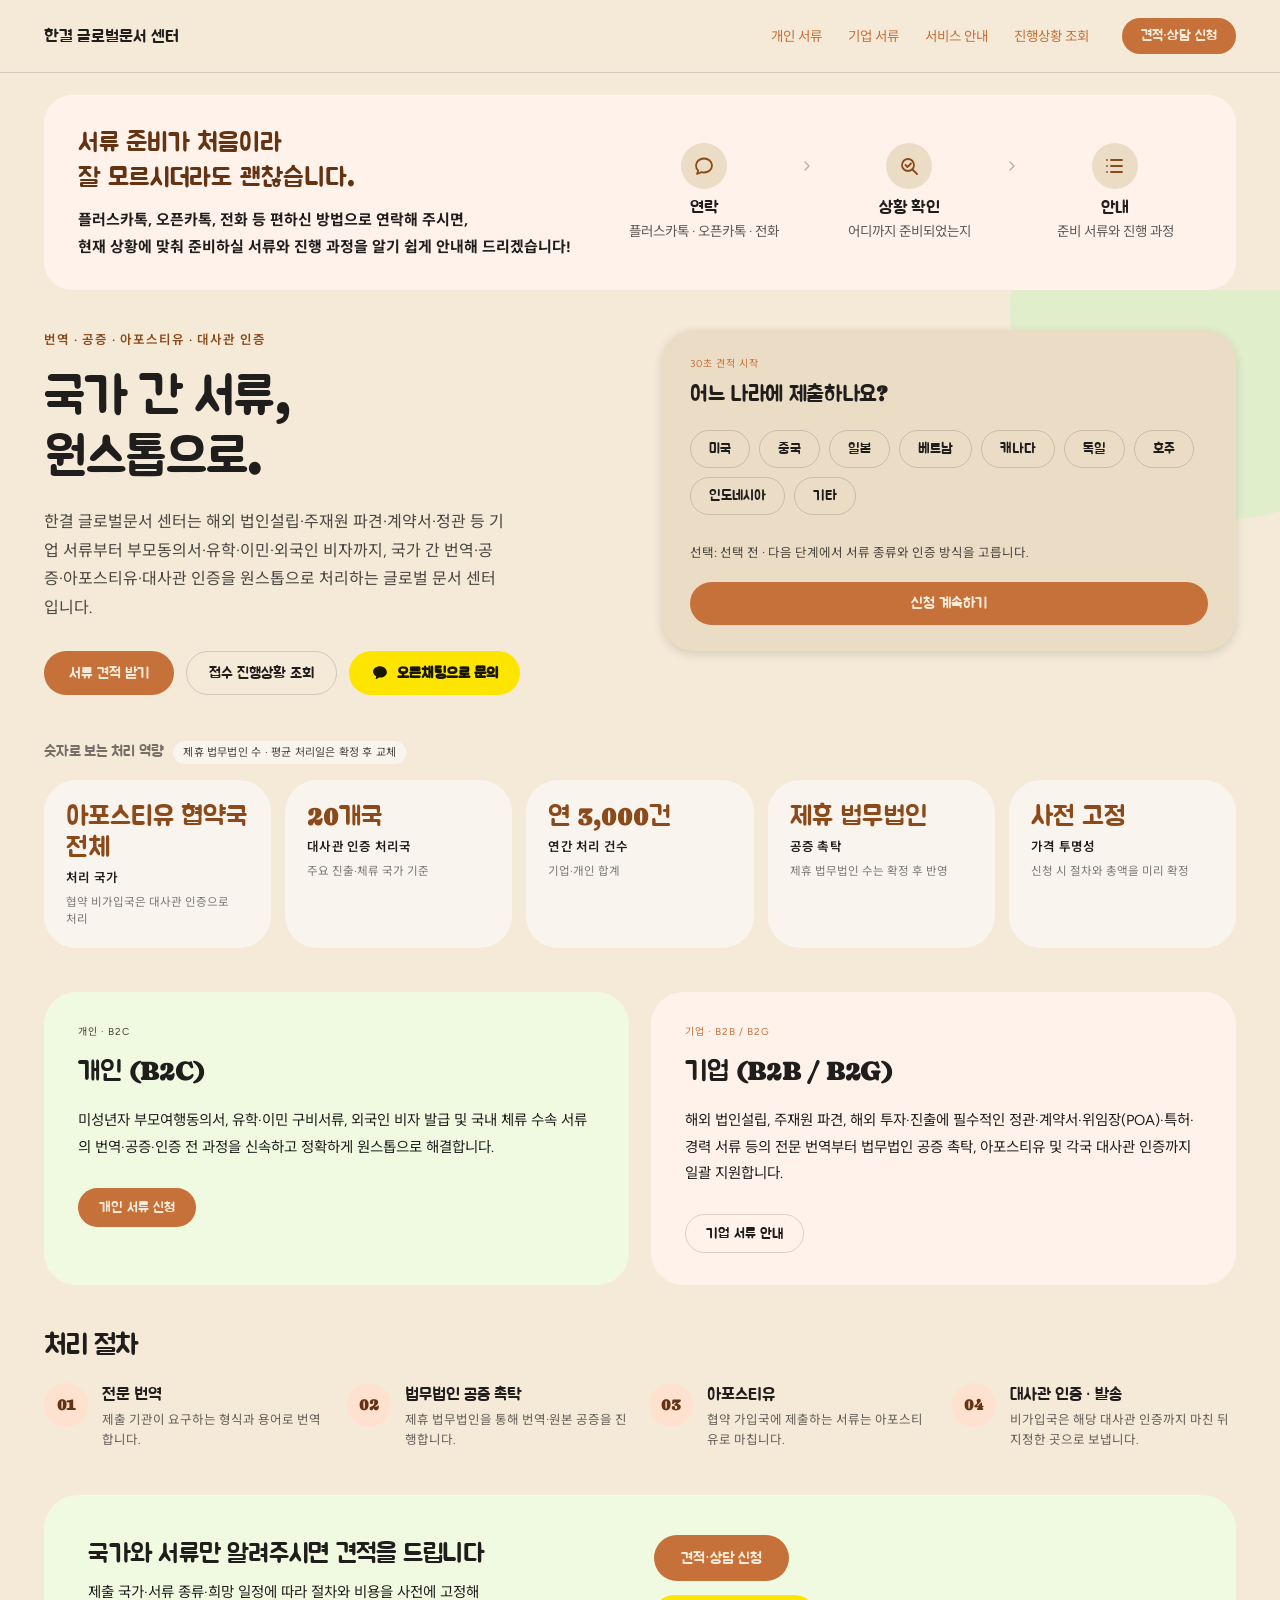
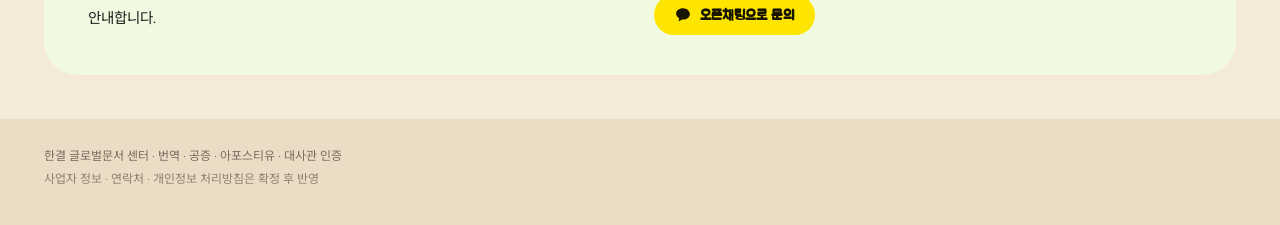
<file: docs/index.html>
<!DOCTYPE html>
<html lang="ko">
<head>
<meta charset="utf-8">
<meta name="viewport" content="width=device-width, initial-scale=1">
<title>한결 글로벌문서 센터 — 번역 · 공증 · 아포스티유 · 대사관 인증</title>
<meta name="description" content="해외 법인설립·주재원 파견·계약서·정관 등 기업 서류부터 부모동의서·유학·이민·외국인 비자까지, 국가 간 번역·공증·아포스티유·대사관 인증을 원스톱으로 처리합니다.">
<!-- 프로토타입 단계 — 검색엔진 수집 차단. 비용 표가 자리표시이고 진행상황 조회가
     예시 데이터인 상태로 검색 결과에 노출되면 안 된다.
     실데이터로 전환하고 문구를 확정한 뒤 이 두 줄을 지운다. -->
<meta name="robots" content="noindex, nofollow">
<link rel="stylesheet" href="organic.css">
<link rel="stylesheet" href="https://fonts.googleapis.com/css2?family=Jua&family=Noto+Sans+KR:wght@400;500;700&display=swap">
<link rel="stylesheet" href="site.css">
</head>
<body>

<nav class="nav site-nav">
  <button type="button" class="nav-brand brand-btn" data-go="home">한결 글로벌문서 센터</button>
  <div class="nav-links">
    <button type="button" class="btn btn-ghost nav-link" data-go="service">개인 서류</button>
    <button type="button" class="btn btn-ghost nav-link" data-go="service">기업 서류</button>
    <button type="button" class="btn btn-ghost nav-link" data-go="service">서비스 안내</button>
    <button type="button" class="btn btn-ghost nav-link" data-go="track">진행상황 조회</button>
  </div>
  <button type="button" class="btn btn-primary nav-cta" data-go="apply">견적·상담 신청</button>
</nav>

<main id="app"></main>

<footer class="site-footer">
  한결 글로벌문서 센터 · 번역 · 공증 · 아포스티유 · 대사관 인증<br>
  <span class="footer-todo">사업자 정보 · 연락처 · 개인정보 처리방침은 확정 후 반영</span>
</footer>

<!-- 카카오톡 상담 버튼(오른쪽 아래 고정). config.js 에 주소가 없으면 비어 있다. -->
<div class="kakao-float" id="kakao-float"></div>

<script src="config.js"></script>
<script src="app.js"></script>
</body>
</html>
</file>
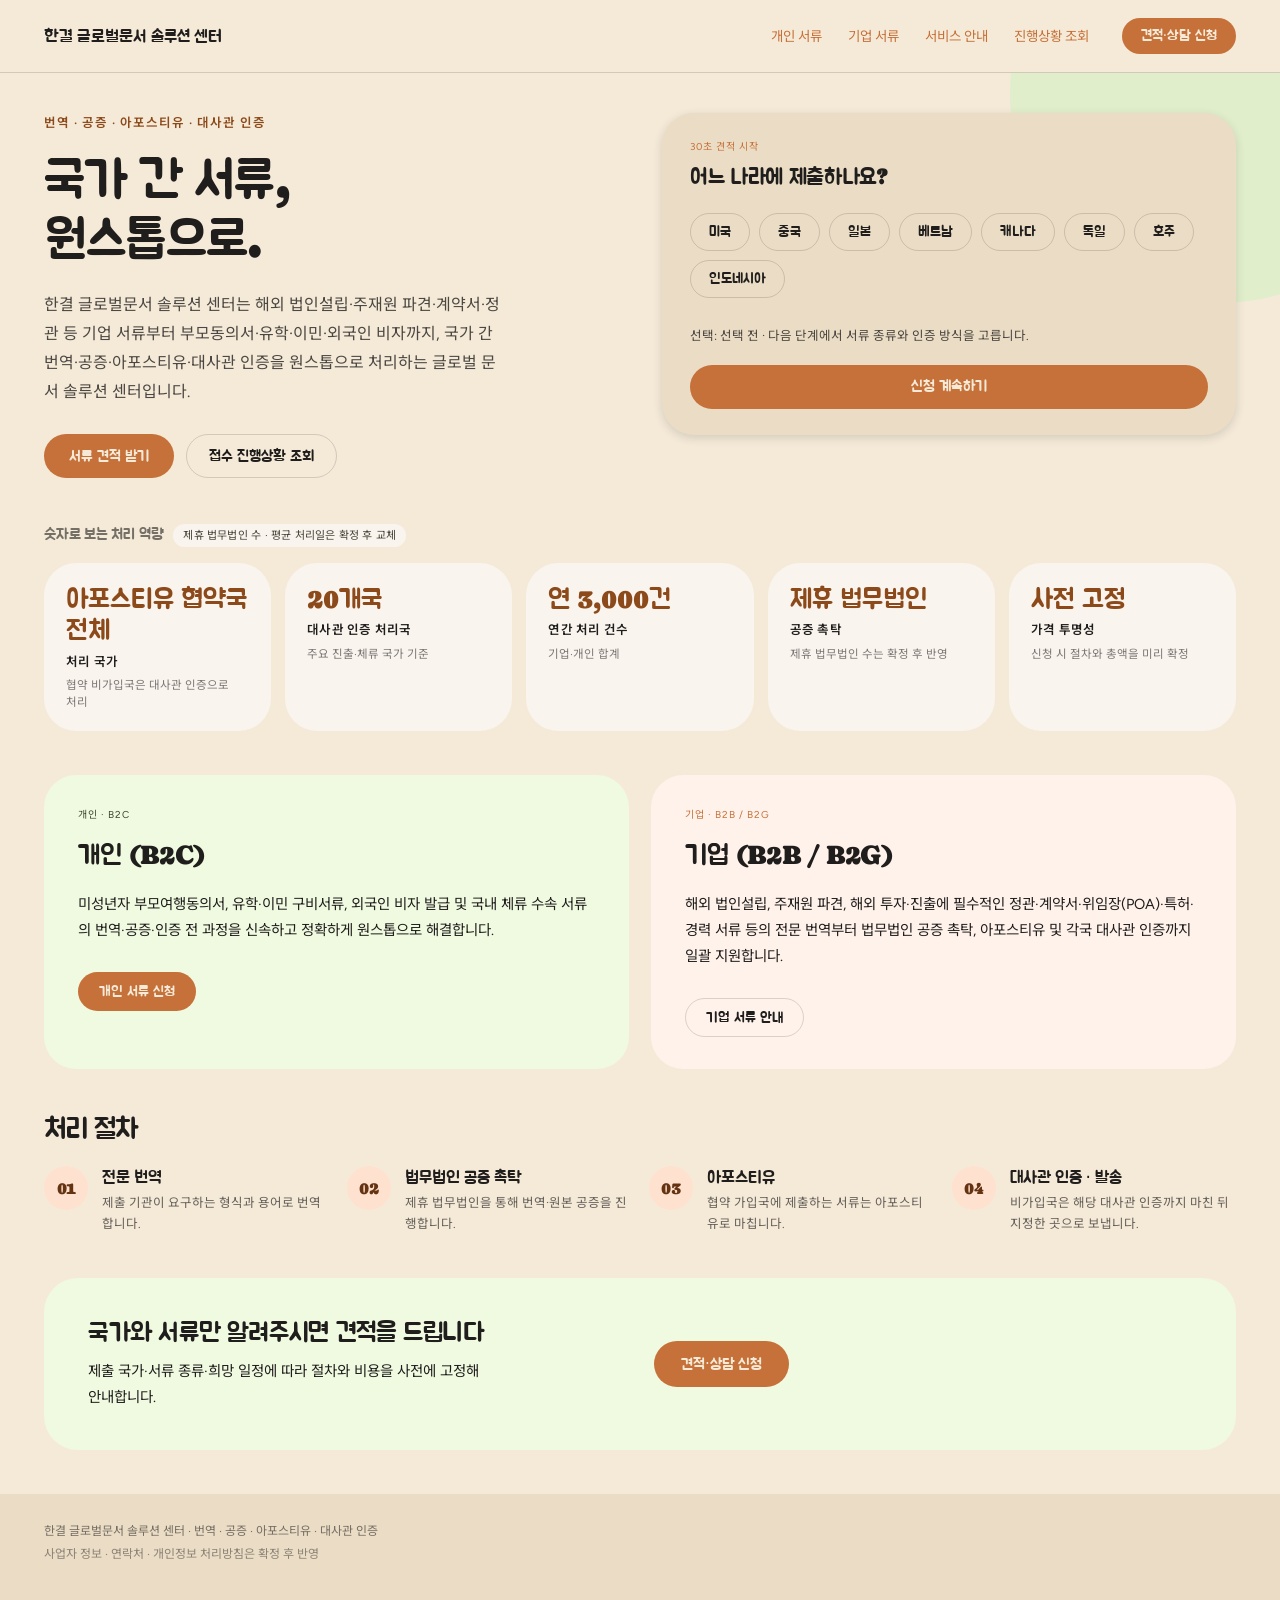
<file: web/index.html>
<!DOCTYPE html>
<html lang="ko">
<head>
<meta charset="utf-8">
<meta name="viewport" content="width=device-width, initial-scale=1">
<title>한결 글로벌문서 솔루션 센터 — 번역 · 공증 · 아포스티유 · 대사관 인증</title>
<meta name="description" content="해외 법인설립·주재원 파견·계약서·정관 등 기업 서류부터 부모동의서·유학·이민·외국인 비자까지, 국가 간 번역·공증·아포스티유·대사관 인증을 원스톱으로 처리합니다.">
<!-- 프로토타입 단계 — 검색엔진 수집 차단. 비용 표가 자리표시이고 진행상황 조회가
     예시 데이터인 상태로 검색 결과에 노출되면 안 된다.
     실데이터로 전환하고 문구를 확정한 뒤 이 두 줄을 지운다. -->
<meta name="robots" content="noindex, nofollow">
<link rel="stylesheet" href="organic.css">
<link rel="stylesheet" href="https://fonts.googleapis.com/css2?family=Jua&family=Noto+Sans+KR:wght@400;500;700&display=swap">
<link rel="stylesheet" href="site.css">
</head>
<body>

<nav class="nav site-nav">
  <button type="button" class="nav-brand brand-btn" data-go="home">한결 글로벌문서 솔루션 센터</button>
  <div class="nav-links">
    <button type="button" class="btn btn-ghost nav-link" data-go="service">개인 서류</button>
    <button type="button" class="btn btn-ghost nav-link" data-go="service">기업 서류</button>
    <button type="button" class="btn btn-ghost nav-link" data-go="service">서비스 안내</button>
    <button type="button" class="btn btn-ghost nav-link" data-go="track">진행상황 조회</button>
  </div>
  <button type="button" class="btn btn-primary nav-cta" data-go="apply">견적·상담 신청</button>
</nav>

<main id="app"></main>

<footer class="site-footer">
  한결 글로벌문서 솔루션 센터 · 번역 · 공증 · 아포스티유 · 대사관 인증<br>
  <span class="footer-todo">사업자 정보 · 연락처 · 개인정보 처리방침은 확정 후 반영</span>
</footer>

<script src="config.js"></script>
<script src="app.js"></script>
</body>
</html>
</file>
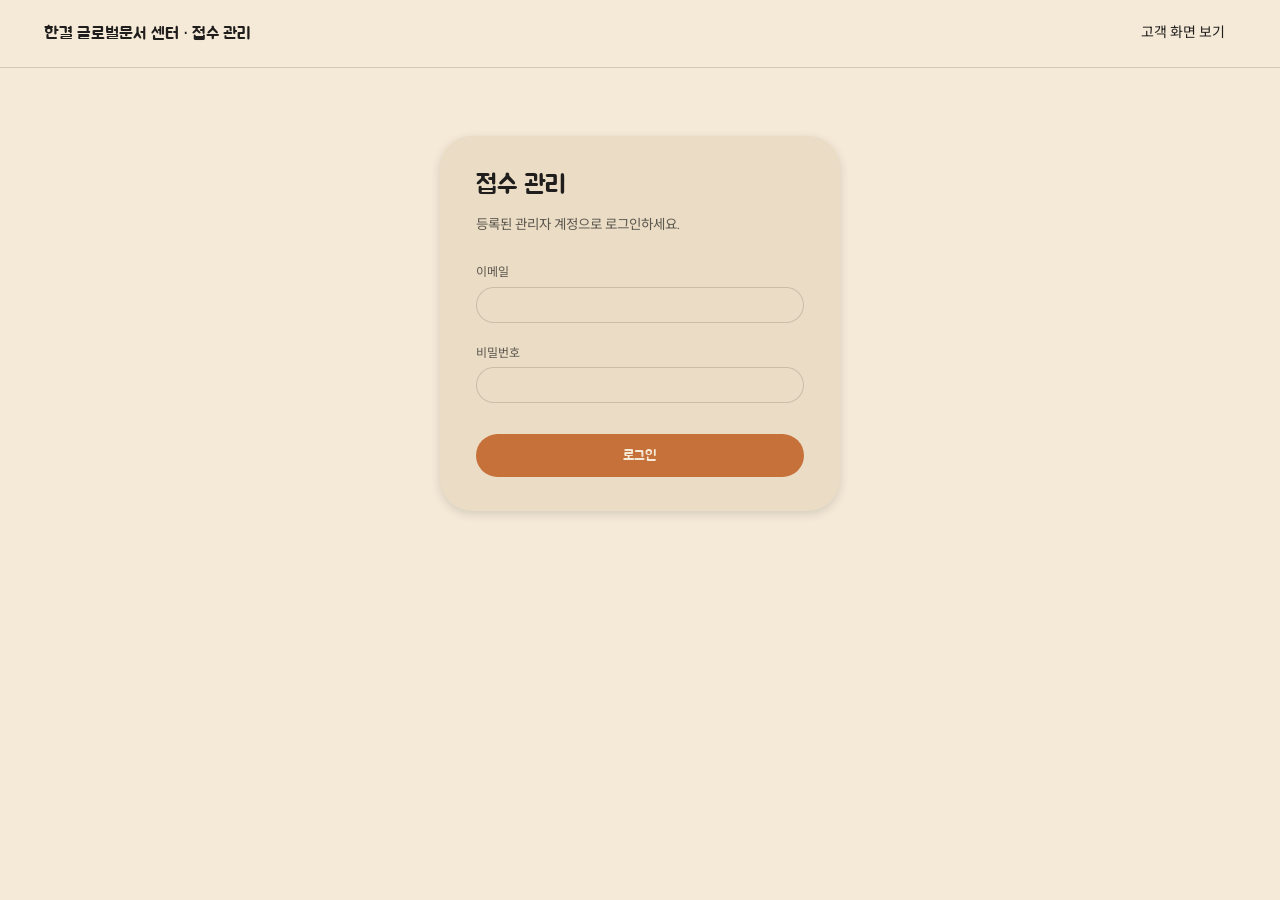
<file: docs/admin.html>
<!DOCTYPE html>
<html lang="ko">
<head>
<meta charset="utf-8">
<meta name="viewport" content="width=device-width, initial-scale=1">
<title>접수 관리 — 한결 글로벌문서 센터</title>
<meta name="robots" content="noindex, nofollow">
<link rel="stylesheet" href="organic.css">
<link rel="stylesheet" href="https://fonts.googleapis.com/css2?family=Jua&family=Noto+Sans+KR:wght@400;500;700&display=swap">
<link rel="stylesheet" href="site.css">
<link rel="stylesheet" href="admin.css">
</head>
<body>

<nav class="nav site-nav">
  <span class="nav-brand brand-btn" style="cursor:default">한결 글로벌문서 센터 · 접수 관리</span>
  <a class="btn btn-ghost nav-link" href="index.html">고객 화면 보기</a>
  <button type="button" class="btn btn-secondary nav-cta" id="signout" hidden>로그아웃</button>
</nav>

<main id="app"></main>

<script src="config.js"></script>
<script src="admin.js"></script>
</body>
</html>
</file>
<file: docs/organic.css>
/* Organic — design-system tokens and component classes. This file is the source of truth for the system's look; retune it here and see readme.md. */
@import url('https://fonts.googleapis.com/css2?family=Caprasimo:wght@400&family=Figtree:wght@400;600;700&display=swap');

:root {
  --color-bg: #f5ead8;
  --color-surface: #ebddc5;
  --color-text: #201e1d;
  --color-accent: #c67139;
  --color-accent-2: #7a8a5e;
  --color-divider: color-mix(in srgb, #201e1d 16%, transparent);

  /* Tonal ramps — generated in OKLCH on one shared lightness scale, so the
     same step of any role matches the others in visual value. */
  --color-neutral-100: #f9f4ed;
  --color-neutral-200: #eee7db;
  --color-neutral-300: #dcd3c4;
  --color-neutral-400: #c0b6a5;
  --color-neutral-500: #a19786;
  --color-neutral-600: #82796a;
  --color-neutral-700: #645c50;
  --color-neutral-800: #474238;
  --color-neutral-900: #2e2b25;

  --color-accent-100: #fff2eb;
  --color-accent-200: #ffe1d0;
  --color-accent-300: #ffc6a5;
  --color-accent-400: #f6a06b;
  --color-accent-500: #d67f48;
  --color-accent-600: #b2622d;
  --color-accent-700: #8c491a;
  --color-accent-800: #643312;
  --color-accent-900: #402310;

  --color-accent-2-100: #f0fae1;
  --color-accent-2-200: #e1eecc;
  --color-accent-2-300: #ccdbb2;
  --color-accent-2-400: #aebf92;
  --color-accent-2-500: #8fa073;
  --color-accent-2-600: #728157;
  --color-accent-2-700: #56633f;
  --color-accent-2-800: #3d472b;
  --color-accent-2-900: #272e1b;

  --font-heading: "Caprasimo", system-ui, sans-serif;
  --font-heading-weight: 400;
  --font-body: "Figtree", system-ui, sans-serif;

  --space-1: 4.4px;
  --space-2: 8.8px;
  --space-3: 13.2px;
  --space-4: 17.6px;
  --space-6: 26.4px;
  --space-8: 35.2px;

  --radius-sm: 8px;
  --radius-md: 16px;
  --radius-lg: 28px;

  /* Elevation — derived from the ground: soft ink-tinted shadows on a
     light theme, a hairline edge + ambient darkness on a dark one. */
  --shadow-sm: 0 1px 2px color-mix(in srgb, #2e2b25 14%, transparent);
  --shadow-md: 0 3px 10px color-mix(in srgb, #2e2b25 16%, transparent);
  --shadow-lg: 0 12px 32px color-mix(in srgb, #2e2b25 22%, transparent);
}

body {
  background: var(--color-bg);
  color: var(--color-text);
  font-family: var(--font-body);
}
h1, h2, h3, h4 { font-family: var(--font-heading); font-weight: var(--font-heading-weight); }

.washed{filter:saturate(0.6) contrast(0.85) brightness(1.1) opacity(0.94)}

/* ══════════════════════════════════════════════════════════════════════════
   Components — built with the tokens above. Plain CSS
   on plain HTML: no JavaScript, no build step. Each class is documented in
   readme.md and demonstrated in foundations/ and components/.
   ══════════════════════════════════════════════════════════════════════ */

*, *::before, *::after { box-sizing: border-box; }
body { margin: 0; font-size: 15px; line-height: 1.55; font-weight: 400; }
h1, h2, h3, h4, h5, h6 {
  font-family: var(--font-heading); font-weight: var(--font-heading-weight);
  line-height: 1.12; letter-spacing: -0.015em; margin: 0 0 var(--space-2);
}
h1 { font-size: 42px; }
h2 { font-size: 32px; }
h3 { font-size: 25px; }
h4 { font-size: 20px; }
h5 { font-size: 16px; }
h6 { font-size: 13px; }
h6 { letter-spacing: 0.08em; text-transform: uppercase; }
p { margin: 0 0 var(--space-3); }
a { color: var(--color-accent); text-underline-offset: 3px; }
img { display: block; max-width: 100%; }
figure { margin: 0; }
figcaption {
  font-size: 11px; margin-top: var(--space-1);
  color: color-mix(in srgb, var(--color-text) 55%, transparent);
}
.text-muted { color: color-mix(in srgb, var(--color-text) 55%, transparent); }
:focus { outline: none; }
:focus-visible { outline: 2px solid var(--color-accent); outline-offset: 2px; }
::selection { background: color-mix(in srgb, var(--color-accent) 30%, transparent); }

/* — rules — */
.hr {
  height: 1px; border: 0; margin: var(--space-4) 0;
  background: var(--color-divider);
}

/* — buttons — */
.btn {
  display: inline-flex; align-items: center; justify-content: center; gap: 6px;
  cursor: pointer; text-decoration: none;
  font-family: var(--font-heading); font-weight: var(--font-heading-weight);
  font-size: 14px; line-height: 1.2; color: var(--color-text); /* matches the .input's 14px —
     the pair sits side by side in sign-up rows */
  background: transparent; border: 1px solid transparent;
  padding: var(--space-2) calc(var(--space-3) * 1.2);
  border-radius: var(--radius-md);
}
.btn svg { display: block; }
.btn:disabled { opacity: 0.45; cursor: not-allowed; }
.btn-primary { background: var(--color-accent); color: var(--color-bg); }
.btn-primary:hover { background: var(--color-accent-600); }
.btn-primary:active { background: var(--color-accent-700); }
.btn-secondary { border-color: var(--color-divider); }
.btn-secondary:hover { background: color-mix(in srgb, var(--color-text) 7%, transparent); }
.btn-secondary:active { background: color-mix(in srgb, var(--color-text) 14%, transparent); }
.btn-ghost { color: var(--color-accent); padding-inline: var(--space-1); }
.btn-ghost:hover { background: color-mix(in srgb, var(--color-accent) 10%, transparent); }
.btn-ghost:active { background: color-mix(in srgb, var(--color-accent) 18%, transparent); }
.btn-icon { width: 36px; height: 36px; padding: 0; }
.btn-block { width: 100%; margin-top: var(--space-2); }

/* — forms — */
.field > label {
  display: block; font-size: 12px; margin-bottom: 5px;
  color: color-mix(in srgb, var(--color-text) 70%, transparent);
}
.input {
  width: 100%; min-height: 36px; padding: 6px 10px; font: inherit;
  font-size: 14px; color: var(--color-text); caret-color: var(--color-accent);
  background: var(--color-surface);
  border: 1px solid var(--color-divider); border-radius: var(--radius-md);
}
.input:hover { border-color: color-mix(in srgb, var(--color-text) 45%, transparent); }
.input:focus-visible { border-color: var(--color-accent); outline-offset: 0; }
textarea.input { min-height: 90px; resize: vertical; }
.radio { display: inline-flex; align-items: center; gap: 8px; cursor: pointer; font-size: 14px; }
.radio input, .seg-opt input {
  position: absolute; opacity: 0; width: 0; height: 0; pointer-events: none;
}
.radio .dot {
  width: 16px; height: 16px; flex: none; border-radius: 50%;
  border: 1.5px solid var(--color-divider);
}
.radio:hover .dot { border-color: var(--color-accent); }
.radio input:checked + .dot {
  border-color: var(--color-accent); background: var(--color-accent);
  box-shadow: inset 0 0 0 4px var(--color-bg);
}
.radio input:focus-visible + .dot { outline: 2px solid var(--color-accent); outline-offset: 2px; }
.seg {
  display: inline-flex; overflow: hidden;
  border: 1px solid var(--color-divider); border-radius: var(--radius-md);
}
.seg-opt {
  display: inline-flex; align-items: center; gap: 6px;
  padding: 7px 12px; font-size: 13px; cursor: pointer;
}
.seg-opt + .seg-opt { border-left: 1px solid var(--color-divider); }
.seg-opt:has(input:checked) { background: var(--color-accent); color: var(--color-bg); }
.seg-opt:not(:has(input:checked)):hover { background: color-mix(in srgb, var(--color-text) 7%, transparent); }
.seg-opt:has(input:focus-visible) { outline: 2px solid var(--color-accent); outline-offset: -2px; }

/* — cards — */
.card {
  display: flex; flex-direction: column; gap: var(--space-2);
  padding: var(--space-3); border-radius: var(--radius-md); background: var(--color-surface);
}
.card-kicker { font-size: 10px; letter-spacing: 0.1em; text-transform: uppercase; color: var(--color-accent); }
.card-title {
  font-family: var(--font-heading); font-weight: var(--font-heading-weight);
  font-size: 17px; line-height: 1.2;
}
.card-body { margin: 0; font-size: 13px; opacity: 0.8; flex: 1; }
.card-meta {
  display: flex; align-items: center; gap: 6px; font-size: 11px;
  color: color-mix(in srgb, var(--color-text) 50%, transparent);
}
.elev-sm { box-shadow: var(--shadow-sm); }
.elev-md { box-shadow: var(--shadow-md); }
.elev-lg { box-shadow: var(--shadow-lg); }

/* — tags — */
.tag {
  display: inline-flex; align-items: center; font-size: 11px;
  letter-spacing: 0.02em; padding: 3px 10px;
  border-radius: calc(var(--radius-md) * 0.75);
}
.tag-accent { background: var(--color-accent-100); color: var(--color-accent-800); }
.tag-accent-2 { background: var(--color-accent-2-100); color: var(--color-accent-2-800); }
.tag-neutral { background: var(--color-neutral-100); color: var(--color-neutral-800); }
.tag-outline { border: 1px solid var(--color-accent); color: var(--color-accent); }

/* — navigation — */
.nav {
  display: flex; align-items: center; gap: var(--space-4);
  padding: var(--space-3) var(--space-4);
  border-bottom: none;
}
.nav-brand {
  font-family: var(--font-heading); font-weight: var(--font-heading-weight);
  font-size: 18px; margin-right: auto;
}
.nav a { color: inherit; text-decoration: none; font-size: 14px; }
.nav a:hover, .nav a[aria-current='page'] { color: var(--color-accent); }

/* — tables — */
.table { width: 100%; border-collapse: collapse; font-size: 14px; }
.table th {
  text-align: left; font-size: 11px; letter-spacing: 0.08em; text-transform: uppercase;
  color: color-mix(in srgb, var(--color-text) 60%, transparent);
  padding: var(--space-2); border-bottom: 1px solid var(--color-divider);
}
.table td {
  padding: var(--space-2);
  border-bottom: 1px solid color-mix(in srgb, var(--color-text) 8%, transparent);
}
.table tbody tr:hover { background: color-mix(in srgb, var(--color-text) 4%, transparent); }

/* — dialog — */
.dialog-backdrop {
  position: fixed; inset: 0; display: grid; place-items: center;
  padding: var(--space-4);
  background: color-mix(in srgb, var(--color-neutral-900) 50%, transparent);
}
.dialog {
  width: min(440px, 100%); display: flex; flex-direction: column; gap: var(--space-3);
  padding: var(--space-4); border-radius: var(--radius-lg);
  background: var(--color-surface); box-shadow: var(--shadow-lg);
}
.dialog-title {
  font-family: var(--font-heading); font-weight: var(--font-heading-weight);
  font-size: 20px;
}
.dialog-body { font-size: 14px; opacity: 0.85; }
.dialog-actions { display: flex; justify-content: flex-end; gap: var(--space-2); margin-top: var(--space-2); }

/* — rounded frame: everything softens, small controls go pill — */
.card, .dialog { border-radius: calc(var(--radius-lg) * 1.15); }
.btn, .tag, .seg, .input { border-radius: 999px; }
.input { padding-inline: 14px; }
</file>
<file: docs/site.css>
/* 한결 글로벌문서 — Organic 디자인 시스템 위에 얹는 사이트 전용 스타일.
   색·간격은 시스템 토큰에서만 가져온다. */

:root {
  /* 한글 글리프가 없는 Caprasimo/Figtree 뒤에 Jua/Noto Sans KR 을 세운다.
     라틴 문자는 원래 폰트로, 한글은 뒤 폰트로 자동 폴백된다. */
  --font-heading: "Caprasimo", "Jua", system-ui, sans-serif;
  --font-body: "Figtree", "Noto Sans KR", system-ui, sans-serif;
}

body {
  margin: 0;
  background: var(--color-bg);
  color: var(--color-text);
  font-family: var(--font-body);
  text-wrap: pretty;
}

h1, h2, h3, h4 { font-family: var(--font-heading); font-weight: var(--font-heading-weight, 400); }

/* ── 레이아웃 ───────────────────────────────────────────────────────────── */
.sect { padding: 0 44px 44px; }
.sect-top { padding: 34px 44px 30px; }
.grid { display: grid; gap: 22px; grid-template-columns: repeat(auto-fit, minmax(300px, 1fr)); }
.muted   { color: color-mix(in srgb, var(--color-text) 70%, transparent); }
.muted-2 { color: color-mix(in srgb, var(--color-text) 60%, transparent); }
.lead { font-size: 16px; line-height: 1.8; max-width: 62ch; }

/* ── 상단 내비게이션 ────────────────────────────────────────────────────── */
.site-nav {
  padding: 18px 44px; gap: 22px; background: var(--color-bg);
  position: sticky; top: 0; z-index: 20;
  border-bottom: 1px solid var(--color-divider);
  flex-wrap: wrap;
}
.brand-btn {
  font-size: 17px; line-height: 1.2; max-width: 22ch; margin-right: auto;
  text-align: left; background: transparent; border: 0; padding: 0;
  cursor: pointer; color: inherit;
}
.nav-links { display: flex; gap: 4px; flex-wrap: wrap; }
.nav-link { font-family: var(--font-body); font-size: 13.5px; padding: 6px 10px; }
.nav-cta  { font-size: 13.5px; padding: 9px 18px; }

/* ── 히어로 ─────────────────────────────────────────────────────────────── */
.hero { position: relative; overflow: hidden; padding: 40px 44px 46px; }
.hero-blob {
  position: absolute; right: -150px; top: -190px; width: 420px; height: 420px;
  border-radius: 50%; background: var(--color-accent-2-200); pointer-events: none;
}
.hero-inner {
  position: relative; display: grid; gap: 44px; align-items: start;
  grid-template-columns: repeat(auto-fit, minmax(320px, 1fr));
}
.kicker {
  display: block; font-size: 12.5px; font-weight: 600; letter-spacing: .08em;
  color: var(--color-accent-700); margin-bottom: 16px;
}
.hero h1 { font-size: 52px; line-height: 1.16; margin: 0; }
.hero p  { font-size: 16px; line-height: 1.8; margin: 22px 0 0; max-width: 46ch;
           color: color-mix(in srgb, var(--color-text) 80%, transparent); }
.btn-row { display: flex; gap: 12px; margin-top: 28px; flex-wrap: wrap; }

/* ── 칩(선택 버튼) ──────────────────────────────────────────────────────── */
.chips { display: flex; flex-wrap: wrap; gap: 9px; }
.chip  { font-size: 13.5px; padding: 10px 18px; }

/* ── 신뢰 수치 ──────────────────────────────────────────────────────────── */
.trust-grid { display: grid; gap: 14px; grid-template-columns: repeat(auto-fit, minmax(180px, 1fr)); }
.trust-num { font-family: var(--font-heading); font-size: 27px; line-height: 1.15; color: var(--color-accent-700); }
.trust-label { font-size: 12.5px; font-weight: 600; letter-spacing: .02em; }
.trust-note { font-size: 11.5px; line-height: 1.5; color: color-mix(in srgb, var(--color-text) 58%, transparent); }

/* ── 처리 절차 ──────────────────────────────────────────────────────────── */
.steps { display: grid; gap: 18px; grid-template-columns: repeat(auto-fit, minmax(210px, 1fr)); }
.step { display: flex; gap: 14px; align-items: flex-start; }
.step-no {
  flex: none; width: 44px; height: 44px; border-radius: 50%;
  background: var(--color-accent-200); color: var(--color-accent-800);
  font-family: var(--font-heading); font-size: 17px; display: grid; place-items: center;
}
.step-title { display: block; font-family: var(--font-heading); font-size: 17px; line-height: 1.3; }
.step-body { display: block; font-size: 12.5px; line-height: 1.65; margin-top: 5px;
             color: color-mix(in srgb, var(--color-text) 68%, transparent); }

/* ── 하단 CTA ───────────────────────────────────────────────────────────── */
.cta-band {
  background: var(--color-accent-2-100); border-radius: 34px; padding: 40px 44px;
  display: grid; gap: 28px; align-items: center;
  grid-template-columns: repeat(auto-fit, minmax(280px, 1fr));
}

/* ── 신청 폼 ────────────────────────────────────────────────────────────── */
.two-col { display: grid; gap: 32px; align-items: start;
           grid-template-columns: repeat(auto-fit, minmax(300px, 1fr)); }
.summary-row { display: flex; justify-content: space-between; gap: 12px; font-size: 13.5px; }
.summary-key { color: color-mix(in srgb, var(--color-text) 60%, transparent); }
.summary-val { font-weight: 600; }
.field-grid { display: grid; gap: 14px; grid-template-columns: repeat(auto-fit, minmax(200px, 1fr)); }
.apply-summary { position: sticky; top: 92px; }
.req { color: var(--color-accent-700); }

/* 제출 결과 */
.ok-mark {
  width: 52px; height: 52px; border-radius: 50%; background: var(--color-accent-2-300);
  display: grid; place-items: center; font-family: var(--font-heading);
  font-size: 22px; color: var(--color-accent-2-900);
}
.order-pill {
  display: flex; align-items: center; gap: 12px; margin-top: 20px;
  padding: 16px 20px; background: var(--color-bg); border-radius: 999px; flex-wrap: wrap;
}
.order-no { font-family: var(--font-heading); font-size: 19px; letter-spacing: .04em; }

/* 오류 · 안내 배너 */
.banner {
  border-radius: var(--radius-md); padding: 14px 18px; font-size: 13.5px; line-height: 1.65;
  margin: 0 0 20px;
}
.banner-error { background: var(--color-accent-200); color: var(--color-accent-900); }
.banner-warn  { background: var(--color-neutral-200); color: var(--color-neutral-800); }
.banner-title { font-weight: 700; display: block; margin-bottom: 3px; }
.banner code { font-family: ui-monospace, Menlo, monospace; font-size: 12.5px; }

/* ── 진행상황 조회 ──────────────────────────────────────────────────────── */
.track-row { display: flex; gap: 12px; align-items: center; max-width: 520px; flex-wrap: wrap; }
.track-input { flex: 1; min-width: 220px; min-height: 44px; }
.timeline { display: grid; gap: 16px; grid-template-columns: repeat(auto-fit, minmax(150px, 1fr)); margin-top: 26px; }
.tl-item { display: flex; flex-direction: column; gap: 10px; }
.tl-bar { height: 6px; border-radius: 999px; background: var(--color-neutral-300); }
.tl-label { font-family: var(--font-heading); font-size: 15.5px; line-height: 1.3; }
.tl-when { font-size: 12px; color: color-mix(in srgb, var(--color-text) 60%, transparent); }

/* ── 푸터 ───────────────────────────────────────────────────────────────── */
.site-footer {
  padding: 26px 44px 34px; font-size: 12px; line-height: 1.9;
  color: color-mix(in srgb, var(--color-text) 58%, transparent);
  background: var(--color-surface);
}
.footer-todo { opacity: .8; }

.table-scroll { overflow-x: auto; }

/* ── 모바일 ─────────────────────────────────────────────────────────────── */
@media (max-width: 720px) {
  .site-nav { padding: 14px 18px; gap: 10px; position: static; }
  .brand-btn { font-size: 15.5px; max-width: none; width: 100%; margin-right: 0; }
  .nav-links { order: 3; width: 100%; }
  .nav-link { padding: 6px 8px; font-size: 13px; }
  .nav-cta { font-size: 13px; padding: 8px 14px; }
  .hero { padding: 24px 18px 32px; }
  .hero h1 { font-size: 34px; }
  .hero p { font-size: 14.5px; }
  .hero-blob { right: -170px; top: -230px; }
  .sect { padding: 0 18px 32px; }
  .sect-top { padding: 24px 18px 22px; }
  .sect-top h1 { font-size: 30px; }
  .lead { font-size: 14.5px; }
  .cta-band { padding: 28px 24px; border-radius: 26px; }
  .apply-summary { position: static; }
  .site-footer { padding: 22px 18px 28px; }
}

/* ── 카카오톡 버튼 ──────────────────────────────────────────────────────────
   카카오 노란색은 디자인 시스템 토큰이 아니지만 그대로 쓴다. 사람들이 이 색으로
   상담 버튼을 찾기 때문에, 팔레트에 맞춰 색을 바꾸면 오히려 눈에 안 띈다.
   모양(둥근 필, 간격, 폰트)만 시스템에 맞춘다. */
.btn-kakao {
  background: #fee500;
  color: #191600;
  border: 0;
  font-weight: 700;
  display: inline-flex;
  align-items: center;
  gap: 8px;
}
.btn-kakao:hover { background: #f5dc00; color: #191600; }
.btn-kakao svg { flex: none; }

/* 화면 오른쪽 아래 고정 버튼 — 어느 화면에서나 바로 문의할 수 있게 */
.kakao-float {
  position: fixed; right: 20px; bottom: 20px; z-index: 40;
  display: flex; flex-direction: column; gap: 10px; align-items: flex-end;
}
.kakao-float .btn-kakao {
  box-shadow: 0 6px 20px rgba(46, 43, 37, .28);
  font-size: 14px; padding: 12px 20px;
}
.kakao-float .btn-kakao.sub {
  background: var(--color-surface);
  color: var(--color-text);
  box-shadow: 0 4px 14px rgba(46, 43, 37, .2);
}
.kakao-float .btn-kakao.sub:hover { background: var(--color-neutral-200); }

.kakao-row { display: flex; gap: 12px; flex-wrap: wrap; }

@media (max-width: 720px) {
  .kakao-float { right: 14px; bottom: 14px; gap: 8px; }
  /* 좁은 화면에서는 글자를 빼고 아이콘만 남겨 본문을 덜 가린다 */
  .kakao-float .btn-kakao { padding: 14px; font-size: 0; gap: 0; }
  .kakao-float .btn-kakao svg { width: 22px; height: 22px; }
}

/* 최상단 안심 안내 배너의 문구는 사용자가 세 줄로 끊어 준 것이라 넓은 화면에서는 그
   줄바꿈을 그대로 살린다. 폭이 모자라면 강제 줄바꿈을 없애 자연스럽게 흐르게 한다 —
   그대로 두면 세 줄이 각각 또 접혀 들쭉날쭉해진다. */
@media (max-width: 860px) {
  .wide-only { display: none; }
}

/* ── 최상단 안심 안내 배너 ──────────────────────────────────────────────────
   "처음이라 모르셔도 괜찮다" 는 문구를 글로만 두면 스크롤하며 지나친다.
   오른쪽에 연락 → 상황 확인 → 안내 3단계 그림을 붙여, 훑어보기만 해도 전달되게 한다.
   문구 자체는 사용자가 준 원문이라 한 글자도 바꾸지 않는다 (HANDOFF 3번). */
.intro-banner {
  margin: 22px 44px 0;
  padding: 30px 34px;
  background: var(--color-accent-100);
  border-radius: var(--radius-lg);
  display: grid;
  grid-template-columns: minmax(260px, 1fr) minmax(340px, 1.15fr);
  gap: 30px;
  align-items: center;
}

.intro-lead {
  font-family: var(--font-heading);
  font-weight: var(--font-heading-weight, 400);
  font-size: 26px;
  line-height: 1.35;
  margin: 0;
  color: var(--color-accent-800);
}
.intro-body {
  font-size: 15px;
  font-weight: 700;
  line-height: 1.75;
  margin: 12px 0 0;
  color: var(--color-text);
}

/* 3단계 흐름 */
.intro-steps {
  list-style: none;
  margin: 0;
  padding: 0;
  display: flex;
  align-items: flex-start;
  gap: 8px;
}
.intro-step {
  flex: 1 1 0;
  display: flex;
  flex-direction: column;
  align-items: center;
  text-align: center;
  gap: 8px;
  min-width: 0;
}
.intro-ico {
  width: 46px; height: 46px; border-radius: 50%;
  background: var(--color-surface);
  color: var(--color-accent-700);
  display: grid; place-items: center;
  flex: none;
}
/* span 은 기본이 inline 이라, 이걸 빼면 제목과 설명이 한 줄에 붙어 나온다. */
.intro-step-body {
  display: flex;
  flex-direction: column;
  gap: 3px;
  min-width: 0;
}
.intro-step-title {
  font-family: var(--font-heading);
  font-size: 16.5px;
  line-height: 1.3;
  word-break: keep-all;
}
.intro-step-sub {
  /* 11.5px 로 뒀다가 읽기 어렵다는 지적을 받아 올렸다.
     작은 글씨는 흐리면 더 안 읽히므로 색도 62% → 72% 로 진하게 했다. */
  font-size: 13.5px;
  line-height: 1.55;
  color: color-mix(in srgb, var(--color-text) 72%, transparent);
  word-break: keep-all;   /* 한글이 단어 중간에서 끊기지 않게 */
  /* 두 줄이 될 때 "· 전화" 만 아래로 떨어지지 않게 줄 길이를 고르게 나눈다 */
  text-wrap: balance;
}
/* 단계 사이 화살표. 아이콘 높이에 맞춰 살짝 내린다. */
.intro-arrow {
  flex: none;
  margin-top: 15px;
  color: color-mix(in srgb, var(--color-text) 32%, transparent);
}

@media (max-width: 900px) {
  .intro-banner { grid-template-columns: 1fr; gap: 24px; }
  .intro-lead { font-size: 23px; }
}
@media (max-width: 720px) {
  .intro-banner { margin: 16px 18px 0; padding: 24px 20px; border-radius: 22px; }
  .intro-lead { font-size: 21px; }
  .intro-body { font-size: 14px; }
  /* 좁은 화면에서는 3단계를 세로로 쌓고 화살표를 뺀다 — 가로로 두면 글씨가 뭉개진다 */
  .intro-steps { flex-direction: column; gap: 14px; }
  .intro-step { flex-direction: row; text-align: left; align-items: center; gap: 12px; }
  .intro-step-body { gap: 2px; }
  .intro-arrow { display: none; }
}
</file>
<file: web/organic.css>
/* Organic — design-system tokens and component classes. This file is the source of truth for the system's look; retune it here and see readme.md. */
@import url('https://fonts.googleapis.com/css2?family=Caprasimo:wght@400&family=Figtree:wght@400;600;700&display=swap');

:root {
  --color-bg: #f5ead8;
  --color-surface: #ebddc5;
  --color-text: #201e1d;
  --color-accent: #c67139;
  --color-accent-2: #7a8a5e;
  --color-divider: color-mix(in srgb, #201e1d 16%, transparent);

  /* Tonal ramps — generated in OKLCH on one shared lightness scale, so the
     same step of any role matches the others in visual value. */
  --color-neutral-100: #f9f4ed;
  --color-neutral-200: #eee7db;
  --color-neutral-300: #dcd3c4;
  --color-neutral-400: #c0b6a5;
  --color-neutral-500: #a19786;
  --color-neutral-600: #82796a;
  --color-neutral-700: #645c50;
  --color-neutral-800: #474238;
  --color-neutral-900: #2e2b25;

  --color-accent-100: #fff2eb;
  --color-accent-200: #ffe1d0;
  --color-accent-300: #ffc6a5;
  --color-accent-400: #f6a06b;
  --color-accent-500: #d67f48;
  --color-accent-600: #b2622d;
  --color-accent-700: #8c491a;
  --color-accent-800: #643312;
  --color-accent-900: #402310;

  --color-accent-2-100: #f0fae1;
  --color-accent-2-200: #e1eecc;
  --color-accent-2-300: #ccdbb2;
  --color-accent-2-400: #aebf92;
  --color-accent-2-500: #8fa073;
  --color-accent-2-600: #728157;
  --color-accent-2-700: #56633f;
  --color-accent-2-800: #3d472b;
  --color-accent-2-900: #272e1b;

  --font-heading: "Caprasimo", system-ui, sans-serif;
  --font-heading-weight: 400;
  --font-body: "Figtree", system-ui, sans-serif;

  --space-1: 4.4px;
  --space-2: 8.8px;
  --space-3: 13.2px;
  --space-4: 17.6px;
  --space-6: 26.4px;
  --space-8: 35.2px;

  --radius-sm: 8px;
  --radius-md: 16px;
  --radius-lg: 28px;

  /* Elevation — derived from the ground: soft ink-tinted shadows on a
     light theme, a hairline edge + ambient darkness on a dark one. */
  --shadow-sm: 0 1px 2px color-mix(in srgb, #2e2b25 14%, transparent);
  --shadow-md: 0 3px 10px color-mix(in srgb, #2e2b25 16%, transparent);
  --shadow-lg: 0 12px 32px color-mix(in srgb, #2e2b25 22%, transparent);
}

body {
  background: var(--color-bg);
  color: var(--color-text);
  font-family: var(--font-body);
}
h1, h2, h3, h4 { font-family: var(--font-heading); font-weight: var(--font-heading-weight); }

.washed{filter:saturate(0.6) contrast(0.85) brightness(1.1) opacity(0.94)}

/* ══════════════════════════════════════════════════════════════════════════
   Components — built with the tokens above. Plain CSS
   on plain HTML: no JavaScript, no build step. Each class is documented in
   readme.md and demonstrated in foundations/ and components/.
   ══════════════════════════════════════════════════════════════════════ */

*, *::before, *::after { box-sizing: border-box; }
body { margin: 0; font-size: 15px; line-height: 1.55; font-weight: 400; }
h1, h2, h3, h4, h5, h6 {
  font-family: var(--font-heading); font-weight: var(--font-heading-weight);
  line-height: 1.12; letter-spacing: -0.015em; margin: 0 0 var(--space-2);
}
h1 { font-size: 42px; }
h2 { font-size: 32px; }
h3 { font-size: 25px; }
h4 { font-size: 20px; }
h5 { font-size: 16px; }
h6 { font-size: 13px; }
h6 { letter-spacing: 0.08em; text-transform: uppercase; }
p { margin: 0 0 var(--space-3); }
a { color: var(--color-accent); text-underline-offset: 3px; }
img { display: block; max-width: 100%; }
figure { margin: 0; }
figcaption {
  font-size: 11px; margin-top: var(--space-1);
  color: color-mix(in srgb, var(--color-text) 55%, transparent);
}
.text-muted { color: color-mix(in srgb, var(--color-text) 55%, transparent); }
:focus { outline: none; }
:focus-visible { outline: 2px solid var(--color-accent); outline-offset: 2px; }
::selection { background: color-mix(in srgb, var(--color-accent) 30%, transparent); }

/* — rules — */
.hr {
  height: 1px; border: 0; margin: var(--space-4) 0;
  background: var(--color-divider);
}

/* — buttons — */
.btn {
  display: inline-flex; align-items: center; justify-content: center; gap: 6px;
  cursor: pointer; text-decoration: none;
  font-family: var(--font-heading); font-weight: var(--font-heading-weight);
  font-size: 14px; line-height: 1.2; color: var(--color-text); /* matches the .input's 14px —
     the pair sits side by side in sign-up rows */
  background: transparent; border: 1px solid transparent;
  padding: var(--space-2) calc(var(--space-3) * 1.2);
  border-radius: var(--radius-md);
}
.btn svg { display: block; }
.btn:disabled { opacity: 0.45; cursor: not-allowed; }
.btn-primary { background: var(--color-accent); color: var(--color-bg); }
.btn-primary:hover { background: var(--color-accent-600); }
.btn-primary:active { background: var(--color-accent-700); }
.btn-secondary { border-color: var(--color-divider); }
.btn-secondary:hover { background: color-mix(in srgb, var(--color-text) 7%, transparent); }
.btn-secondary:active { background: color-mix(in srgb, var(--color-text) 14%, transparent); }
.btn-ghost { color: var(--color-accent); padding-inline: var(--space-1); }
.btn-ghost:hover { background: color-mix(in srgb, var(--color-accent) 10%, transparent); }
.btn-ghost:active { background: color-mix(in srgb, var(--color-accent) 18%, transparent); }
.btn-icon { width: 36px; height: 36px; padding: 0; }
.btn-block { width: 100%; margin-top: var(--space-2); }

/* — forms — */
.field > label {
  display: block; font-size: 12px; margin-bottom: 5px;
  color: color-mix(in srgb, var(--color-text) 70%, transparent);
}
.input {
  width: 100%; min-height: 36px; padding: 6px 10px; font: inherit;
  font-size: 14px; color: var(--color-text); caret-color: var(--color-accent);
  background: var(--color-surface);
  border: 1px solid var(--color-divider); border-radius: var(--radius-md);
}
.input:hover { border-color: color-mix(in srgb, var(--color-text) 45%, transparent); }
.input:focus-visible { border-color: var(--color-accent); outline-offset: 0; }
textarea.input { min-height: 90px; resize: vertical; }
.radio { display: inline-flex; align-items: center; gap: 8px; cursor: pointer; font-size: 14px; }
.radio input, .seg-opt input {
  position: absolute; opacity: 0; width: 0; height: 0; pointer-events: none;
}
.radio .dot {
  width: 16px; height: 16px; flex: none; border-radius: 50%;
  border: 1.5px solid var(--color-divider);
}
.radio:hover .dot { border-color: var(--color-accent); }
.radio input:checked + .dot {
  border-color: var(--color-accent); background: var(--color-accent);
  box-shadow: inset 0 0 0 4px var(--color-bg);
}
.radio input:focus-visible + .dot { outline: 2px solid var(--color-accent); outline-offset: 2px; }
.seg {
  display: inline-flex; overflow: hidden;
  border: 1px solid var(--color-divider); border-radius: var(--radius-md);
}
.seg-opt {
  display: inline-flex; align-items: center; gap: 6px;
  padding: 7px 12px; font-size: 13px; cursor: pointer;
}
.seg-opt + .seg-opt { border-left: 1px solid var(--color-divider); }
.seg-opt:has(input:checked) { background: var(--color-accent); color: var(--color-bg); }
.seg-opt:not(:has(input:checked)):hover { background: color-mix(in srgb, var(--color-text) 7%, transparent); }
.seg-opt:has(input:focus-visible) { outline: 2px solid var(--color-accent); outline-offset: -2px; }

/* — cards — */
.card {
  display: flex; flex-direction: column; gap: var(--space-2);
  padding: var(--space-3); border-radius: var(--radius-md); background: var(--color-surface);
}
.card-kicker { font-size: 10px; letter-spacing: 0.1em; text-transform: uppercase; color: var(--color-accent); }
.card-title {
  font-family: var(--font-heading); font-weight: var(--font-heading-weight);
  font-size: 17px; line-height: 1.2;
}
.card-body { margin: 0; font-size: 13px; opacity: 0.8; flex: 1; }
.card-meta {
  display: flex; align-items: center; gap: 6px; font-size: 11px;
  color: color-mix(in srgb, var(--color-text) 50%, transparent);
}
.elev-sm { box-shadow: var(--shadow-sm); }
.elev-md { box-shadow: var(--shadow-md); }
.elev-lg { box-shadow: var(--shadow-lg); }

/* — tags — */
.tag {
  display: inline-flex; align-items: center; font-size: 11px;
  letter-spacing: 0.02em; padding: 3px 10px;
  border-radius: calc(var(--radius-md) * 0.75);
}
.tag-accent { background: var(--color-accent-100); color: var(--color-accent-800); }
.tag-accent-2 { background: var(--color-accent-2-100); color: var(--color-accent-2-800); }
.tag-neutral { background: var(--color-neutral-100); color: var(--color-neutral-800); }
.tag-outline { border: 1px solid var(--color-accent); color: var(--color-accent); }

/* — navigation — */
.nav {
  display: flex; align-items: center; gap: var(--space-4);
  padding: var(--space-3) var(--space-4);
  border-bottom: none;
}
.nav-brand {
  font-family: var(--font-heading); font-weight: var(--font-heading-weight);
  font-size: 18px; margin-right: auto;
}
.nav a { color: inherit; text-decoration: none; font-size: 14px; }
.nav a:hover, .nav a[aria-current='page'] { color: var(--color-accent); }

/* — tables — */
.table { width: 100%; border-collapse: collapse; font-size: 14px; }
.table th {
  text-align: left; font-size: 11px; letter-spacing: 0.08em; text-transform: uppercase;
  color: color-mix(in srgb, var(--color-text) 60%, transparent);
  padding: var(--space-2); border-bottom: 1px solid var(--color-divider);
}
.table td {
  padding: var(--space-2);
  border-bottom: 1px solid color-mix(in srgb, var(--color-text) 8%, transparent);
}
.table tbody tr:hover { background: color-mix(in srgb, var(--color-text) 4%, transparent); }

/* — dialog — */
.dialog-backdrop {
  position: fixed; inset: 0; display: grid; place-items: center;
  padding: var(--space-4);
  background: color-mix(in srgb, var(--color-neutral-900) 50%, transparent);
}
.dialog {
  width: min(440px, 100%); display: flex; flex-direction: column; gap: var(--space-3);
  padding: var(--space-4); border-radius: var(--radius-lg);
  background: var(--color-surface); box-shadow: var(--shadow-lg);
}
.dialog-title {
  font-family: var(--font-heading); font-weight: var(--font-heading-weight);
  font-size: 20px;
}
.dialog-body { font-size: 14px; opacity: 0.85; }
.dialog-actions { display: flex; justify-content: flex-end; gap: var(--space-2); margin-top: var(--space-2); }

/* — rounded frame: everything softens, small controls go pill — */
.card, .dialog { border-radius: calc(var(--radius-lg) * 1.15); }
.btn, .tag, .seg, .input { border-radius: 999px; }
.input { padding-inline: 14px; }
</file>
<file: web/site.css>
/* 한결 글로벌문서 — Organic 디자인 시스템 위에 얹는 사이트 전용 스타일.
   색·간격은 시스템 토큰에서만 가져온다. */

:root {
  /* 한글 글리프가 없는 Caprasimo/Figtree 뒤에 Jua/Noto Sans KR 을 세운다.
     라틴 문자는 원래 폰트로, 한글은 뒤 폰트로 자동 폴백된다. */
  --font-heading: "Caprasimo", "Jua", system-ui, sans-serif;
  --font-body: "Figtree", "Noto Sans KR", system-ui, sans-serif;
}

body {
  margin: 0;
  background: var(--color-bg);
  color: var(--color-text);
  font-family: var(--font-body);
  text-wrap: pretty;
}

h1, h2, h3, h4 { font-family: var(--font-heading); font-weight: var(--font-heading-weight, 400); }

/* ── 레이아웃 ───────────────────────────────────────────────────────────── */
.sect { padding: 0 44px 44px; }
.sect-top { padding: 34px 44px 30px; }
.grid { display: grid; gap: 22px; grid-template-columns: repeat(auto-fit, minmax(300px, 1fr)); }
.muted   { color: color-mix(in srgb, var(--color-text) 70%, transparent); }
.muted-2 { color: color-mix(in srgb, var(--color-text) 60%, transparent); }
.lead { font-size: 16px; line-height: 1.8; max-width: 62ch; }

/* ── 상단 내비게이션 ────────────────────────────────────────────────────── */
.site-nav {
  padding: 18px 44px; gap: 22px; background: var(--color-bg);
  position: sticky; top: 0; z-index: 20;
  border-bottom: 1px solid var(--color-divider);
  flex-wrap: wrap;
}
.brand-btn {
  font-size: 17px; line-height: 1.2; max-width: 22ch; margin-right: auto;
  text-align: left; background: transparent; border: 0; padding: 0;
  cursor: pointer; color: inherit;
}
.nav-links { display: flex; gap: 4px; flex-wrap: wrap; }
.nav-link { font-family: var(--font-body); font-size: 13.5px; padding: 6px 10px; }
.nav-cta  { font-size: 13.5px; padding: 9px 18px; }

/* ── 히어로 ─────────────────────────────────────────────────────────────── */
.hero { position: relative; overflow: hidden; padding: 40px 44px 46px; }
.hero-blob {
  position: absolute; right: -150px; top: -190px; width: 420px; height: 420px;
  border-radius: 50%; background: var(--color-accent-2-200); pointer-events: none;
}
.hero-inner {
  position: relative; display: grid; gap: 44px; align-items: start;
  grid-template-columns: repeat(auto-fit, minmax(320px, 1fr));
}
.kicker {
  display: block; font-size: 12.5px; font-weight: 600; letter-spacing: .08em;
  color: var(--color-accent-700); margin-bottom: 16px;
}
.hero h1 { font-size: 52px; line-height: 1.16; margin: 0; }
.hero p  { font-size: 16px; line-height: 1.8; margin: 22px 0 0; max-width: 46ch;
           color: color-mix(in srgb, var(--color-text) 80%, transparent); }
.btn-row { display: flex; gap: 12px; margin-top: 28px; flex-wrap: wrap; }

/* ── 칩(선택 버튼) ──────────────────────────────────────────────────────── */
.chips { display: flex; flex-wrap: wrap; gap: 9px; }
.chip  { font-size: 13.5px; padding: 10px 18px; }

/* ── 신뢰 수치 ──────────────────────────────────────────────────────────── */
.trust-grid { display: grid; gap: 14px; grid-template-columns: repeat(auto-fit, minmax(180px, 1fr)); }
.trust-num { font-family: var(--font-heading); font-size: 27px; line-height: 1.15; color: var(--color-accent-700); }
.trust-label { font-size: 12.5px; font-weight: 600; letter-spacing: .02em; }
.trust-note { font-size: 11.5px; line-height: 1.5; color: color-mix(in srgb, var(--color-text) 58%, transparent); }

/* ── 처리 절차 ──────────────────────────────────────────────────────────── */
.steps { display: grid; gap: 18px; grid-template-columns: repeat(auto-fit, minmax(210px, 1fr)); }
.step { display: flex; gap: 14px; align-items: flex-start; }
.step-no {
  flex: none; width: 44px; height: 44px; border-radius: 50%;
  background: var(--color-accent-200); color: var(--color-accent-800);
  font-family: var(--font-heading); font-size: 17px; display: grid; place-items: center;
}
.step-title { display: block; font-family: var(--font-heading); font-size: 17px; line-height: 1.3; }
.step-body { display: block; font-size: 12.5px; line-height: 1.65; margin-top: 5px;
             color: color-mix(in srgb, var(--color-text) 68%, transparent); }

/* ── 하단 CTA ───────────────────────────────────────────────────────────── */
.cta-band {
  background: var(--color-accent-2-100); border-radius: 34px; padding: 40px 44px;
  display: grid; gap: 28px; align-items: center;
  grid-template-columns: repeat(auto-fit, minmax(280px, 1fr));
}

/* ── 신청 폼 ────────────────────────────────────────────────────────────── */
.two-col { display: grid; gap: 32px; align-items: start;
           grid-template-columns: repeat(auto-fit, minmax(300px, 1fr)); }
.summary-row { display: flex; justify-content: space-between; gap: 12px; font-size: 13.5px; }
.summary-key { color: color-mix(in srgb, var(--color-text) 60%, transparent); }
.summary-val { font-weight: 600; }
.field-grid { display: grid; gap: 14px; grid-template-columns: repeat(auto-fit, minmax(200px, 1fr)); }
.apply-summary { position: sticky; top: 92px; }
.req { color: var(--color-accent-700); }

/* 제출 결과 */
.ok-mark {
  width: 52px; height: 52px; border-radius: 50%; background: var(--color-accent-2-300);
  display: grid; place-items: center; font-family: var(--font-heading);
  font-size: 22px; color: var(--color-accent-2-900);
}
.order-pill {
  display: flex; align-items: center; gap: 12px; margin-top: 20px;
  padding: 16px 20px; background: var(--color-bg); border-radius: 999px; flex-wrap: wrap;
}
.order-no { font-family: var(--font-heading); font-size: 19px; letter-spacing: .04em; }

/* 오류 · 안내 배너 */
.banner {
  border-radius: var(--radius-md); padding: 14px 18px; font-size: 13.5px; line-height: 1.65;
  margin: 0 0 20px;
}
.banner-error { background: var(--color-accent-200); color: var(--color-accent-900); }
.banner-warn  { background: var(--color-neutral-200); color: var(--color-neutral-800); }
.banner-title { font-weight: 700; display: block; margin-bottom: 3px; }
.banner code { font-family: ui-monospace, Menlo, monospace; font-size: 12.5px; }

/* ── 진행상황 조회 ──────────────────────────────────────────────────────── */
.track-row { display: flex; gap: 12px; align-items: center; max-width: 520px; flex-wrap: wrap; }
.track-input { flex: 1; min-width: 220px; min-height: 44px; }
.timeline { display: grid; gap: 16px; grid-template-columns: repeat(auto-fit, minmax(150px, 1fr)); margin-top: 26px; }
.tl-item { display: flex; flex-direction: column; gap: 10px; }
.tl-bar { height: 6px; border-radius: 999px; background: var(--color-neutral-300); }
.tl-label { font-family: var(--font-heading); font-size: 15.5px; line-height: 1.3; }
.tl-when { font-size: 12px; color: color-mix(in srgb, var(--color-text) 60%, transparent); }

/* ── 푸터 ───────────────────────────────────────────────────────────────── */
.site-footer {
  padding: 26px 44px 34px; font-size: 12px; line-height: 1.9;
  color: color-mix(in srgb, var(--color-text) 58%, transparent);
  background: var(--color-surface);
}
.footer-todo { opacity: .8; }

.table-scroll { overflow-x: auto; }

/* ── 모바일 ─────────────────────────────────────────────────────────────── */
@media (max-width: 720px) {
  .site-nav { padding: 14px 18px; gap: 10px; position: static; }
  .brand-btn { font-size: 15.5px; max-width: none; width: 100%; margin-right: 0; }
  .nav-links { order: 3; width: 100%; }
  .nav-link { padding: 6px 8px; font-size: 13px; }
  .nav-cta { font-size: 13px; padding: 8px 14px; }
  .hero { padding: 24px 18px 32px; }
  .hero h1 { font-size: 34px; }
  .hero p { font-size: 14.5px; }
  .hero-blob { right: -170px; top: -230px; }
  .sect { padding: 0 18px 32px; }
  .sect-top { padding: 24px 18px 22px; }
  .sect-top h1 { font-size: 30px; }
  .lead { font-size: 14.5px; }
  .cta-band { padding: 28px 24px; border-radius: 26px; }
  .apply-summary { position: static; }
  .site-footer { padding: 22px 18px 28px; }
}
</file>
<file: docs/admin.css>
/* 접수 관리 화면 전용. site.css 위에 얹는다. */

/* 브라우저 기본 [hidden] 규칙은 명시도가 낮아 .btn 의 display 에 밀린다.
   el.hidden = true 로 감춘 버튼이 그대로 보이는 원인이었다. */
[hidden] { display: none !important; }

.login-card { max-width: 400px; margin: 48px auto; padding: 34px 36px; background: var(--color-surface); }
.login-card h1 { font-size: 26px; margin: 0 0 6px; }

.admin-bar {
  display: flex; align-items: center; gap: 14px; flex-wrap: wrap;
  padding: 0 44px 18px;
}
.admin-count { font-family: var(--font-heading); font-size: 22px; }
.admin-search { min-width: 200px; max-width: 280px; }
.admin-bar .spacer { margin-left: auto; }

/* 표 — 열이 많아 좁은 화면에서는 가로로 스크롤된다 */
.admin-table { font-size: 13px; }
.admin-table td, .admin-table th { white-space: nowrap; }
.admin-table td.memo {
  white-space: normal; min-width: 200px; max-width: 320px;
  color: color-mix(in srgb, var(--color-text) 70%, transparent);
}
.admin-table td.order { font-family: ui-monospace, Menlo, monospace; font-weight: 600; }
.admin-table td.phone { font-family: ui-monospace, Menlo, monospace; }
.admin-table tr.hidden { display: none; }

.when { font-size: 12px; color: color-mix(in srgb, var(--color-text) 62%, transparent); }
.empty { padding: 40px 0; text-align: center; }

@media (max-width: 720px) {
  .login-card { margin: 24px 18px; padding: 26px 24px; }
  .admin-bar { padding: 0 18px 14px; }
}
</file>
